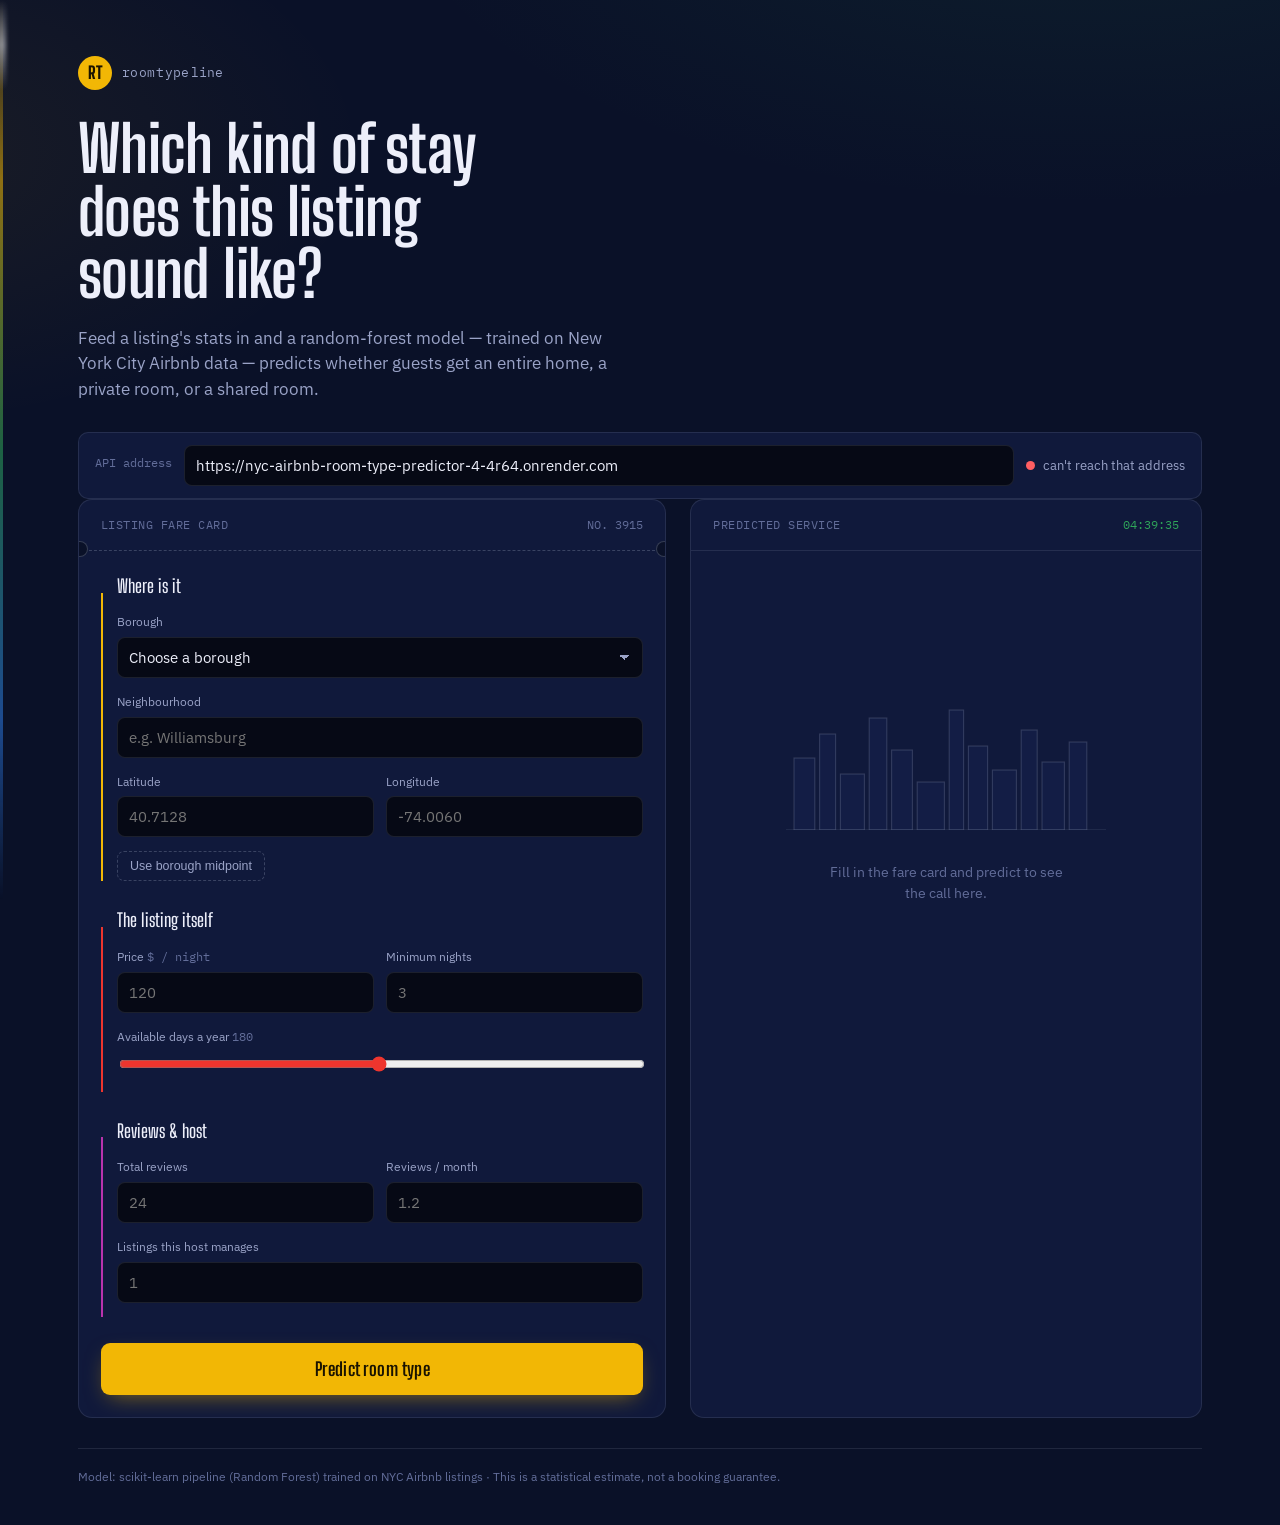
<file: index.html>
<!DOCTYPE html>
<html lang="en">
<head>
<meta charset="UTF-8" />
<meta name="viewport" content="width=device-width, initial-scale=1.0" />
<title>Room Type Predictor · NYC Airbnb</title>
<link rel="preconnect" href="https://fonts.googleapis.com">
<link rel="preconnect" href="https://fonts.gstatic.com" crossorigin>
<link href="https://fonts.googleapis.com/css2?family=Big+Shoulders+Display:wght@600;700;800&family=IBM+Plex+Sans:wght@400;500;600&family=IBM+Plex+Mono:wght@400;500&display=swap" rel="stylesheet">
<link rel="stylesheet" href="style (3).css" />
</head>
<body>

<div class="rail" aria-hidden="true"></div>

<div class="wrap">

  <!-- ============ HEADER / HERO ============ -->
  <header class="hero">
    <div class="wordmark">
      <span class="wordmark-badge">RT</span>
      <span class="wordmark-text">room&#8202;type&#8202;line</span>
    </div>

    <h1 class="headline">
      Which kind of stay<br>does this listing sound like?
    </h1>
    <p class="subhead">
      Feed a listing's stats in and a random-forest model — trained on New York City Airbnb
      data — predicts whether guests get an entire home, a private room, or a shared room.
    </p>

    <div class="api-row">
      <label for="apiBase">API address</label>
      <input id="apiBase" type="text" value="https://nyc-airbnb-room-type-predictor-4-4r64.onrender.com" autocomplete="off" spellcheck="false" />
      <div class="status" id="apiStatus" data-state="checking">
        <span class="dot"></span>
        <span class="status-text">checking&nbsp;service&hellip;</span>
      </div>
    </div>
  </header>

  <!-- ============ MAIN GRID ============ -->
  <main class="grid">

    <!-- ---------- FORM: the "fare card" ---------- -->
    <section class="card fare-card" aria-labelledby="formTitle">
      <div class="fare-top">
        <span class="fare-eyebrow">LISTING FARE CARD</span>
        <span class="fare-id" id="fareId">NO. 0000</span>
      </div>

      <form id="predictForm" novalidate>

        <!-- GROUP 1: LOCATION -->
        <fieldset class="group group--loc">
          <legend>Where is it</legend>

          <div class="field">
            <label for="neighbourhood_group">Borough</label>
            <select id="neighbourhood_group" name="neighbourhood_group" required>
              <option value="" disabled selected>Choose a borough</option>
              <option value="Manhattan">Manhattan</option>
              <option value="Brooklyn">Brooklyn</option>
              <option value="Queens">Queens</option>
              <option value="Bronx">Bronx</option>
              <option value="Staten Island">Staten Island</option>
            </select>
          </div>

          <div class="field">
            <label for="neighbourhood">Neighbourhood</label>
            <input id="neighbourhood" name="neighbourhood" type="text" placeholder="e.g. Williamsburg" list="neighbourhoodList" required autocomplete="off" />
            <datalist id="neighbourhoodList"></datalist>
          </div>

          <div class="field-pair">
            <div class="field">
              <label for="latitude">Latitude</label>
              <input id="latitude" name="latitude" type="number" step="0.000001" min="-90" max="90" placeholder="40.7128" required />
            </div>
            <div class="field">
              <label for="longitude">Longitude</label>
              <input id="longitude" name="longitude" type="number" step="0.000001" min="-180" max="180" placeholder="-74.0060" required />
            </div>
          </div>
          <button type="button" class="ghost-btn" id="useNycCenter">Use borough midpoint</button>
        </fieldset>

        <!-- GROUP 2: LISTING DETAILS -->
        <fieldset class="group group--listing">
          <legend>The listing itself</legend>

          <div class="field-pair">
            <div class="field">
              <label for="price">Price <span class="unit">$ / night</span></label>
              <input id="price" name="price" type="number" step="1" min="1" placeholder="120" required />
            </div>
            <div class="field">
              <label for="minimum_nights">Minimum nights</label>
              <input id="minimum_nights" name="minimum_nights" type="number" step="1" min="1" max="365" placeholder="3" required />
            </div>
          </div>

          <div class="field">
            <label for="availability_365">
              Available days a year
              <span class="unit" id="availOut">180</span>
            </label>
            <input id="availability_365" name="availability_365" type="range" min="0" max="365" value="180" required />
          </div>
        </fieldset>

        <!-- GROUP 3: HOST & ENGAGEMENT -->
        <fieldset class="group group--host">
          <legend>Reviews &amp; host</legend>

          <div class="field-pair">
            <div class="field">
              <label for="number_of_reviews">Total reviews</label>
              <input id="number_of_reviews" name="number_of_reviews" type="number" step="1" min="0" placeholder="24" required />
            </div>
            <div class="field">
              <label for="reviews_per_month">Reviews / month</label>
              <input id="reviews_per_month" name="reviews_per_month" type="number" step="0.01" min="0" placeholder="1.2" required />
            </div>
          </div>

          <div class="field">
            <label for="calculated_host_listings_count">Listings this host manages</label>
            <input id="calculated_host_listings_count" name="calculated_host_listings_count" type="number" step="1" min="0" placeholder="1" required />
          </div>
        </fieldset>

        <div class="alert" id="formAlert" role="alert" hidden></div>

        <button type="submit" class="predict-btn" id="predictBtn">
          <span class="predict-btn-label">Predict room type</span>
          <span class="predict-btn-spinner" aria-hidden="true"></span>
        </button>
      </form>
    </section>

    <!-- ---------- RESULT: the "departure board" ---------- -->
    <section class="card board-card" aria-live="polite">
      <div class="board-top">
        <span class="board-eyebrow">PREDICTED SERVICE</span>
        <span class="board-clock" id="boardClock">--:--:--</span>
      </div>

      <div class="board-body" id="boardEmpty">
        <svg class="skyline" viewBox="0 0 400 160" aria-hidden="true">
          <rect x="10"  y="70"  width="26" height="90" />
          <rect x="42"  y="40"  width="20" height="120" />
          <rect x="68"  y="90"  width="30" height="70" />
          <rect x="104" y="20"  width="22" height="140" />
          <rect x="132" y="60"  width="26" height="100" />
          <rect x="164" y="100" width="34" height="60" />
          <rect x="204" y="10"  width="18" height="150" />
          <rect x="228" y="55"  width="24" height="105" />
          <rect x="258" y="85"  width="30" height="75" />
          <rect x="294" y="35"  width="20" height="125" />
          <rect x="320" y="75"  width="28" height="85" />
          <rect x="354" y="50"  width="22" height="110" />
          <line x1="0" y1="160" x2="400" y2="160" />
        </svg>
        <p>Fill in the fare card and predict to see the call here.</p>
      </div>

      <div class="board-body board-result" id="boardResult" hidden>
        <div class="flap-row" id="flapRow" aria-label="Predicted room type"></div>

        <div class="prob-list" id="probList"></div>

        <p class="confidence-note" id="confidenceNote"></p>
      </div>
    </section>

  </main>

  <footer class="footnote">
    <p>Model: scikit&#8209;learn pipeline (Random&nbsp;Forest) trained on NYC Airbnb listings &middot; This is a statistical estimate, not a booking guarantee.</p>
  </footer>

</div>

<div class="toast" id="toast" role="status"></div>

<script src="script (1).js"></script>
</body>
</html>
</file>
<file: style (3).css>
/* ==========================================================================
   TOKENS
   ========================================================================== */
:root {
  --bg:        #0A1128;
  --bg-deep:   #060915;
  --surface:   #10193B;
  --surface-2: #141F49;
  --line:      rgba(226, 232, 255, 0.10);
  --line-strong: rgba(226, 232, 255, 0.20);

  --ink:       #EDEFFA;
  --ink-dim:   #9AA3C7;
  --ink-faint: #626D99;

  --taxi:      #F2B705;   /* location group */
  --line-red:  #EE352E;   /* listing group  */
  --line-purp: #B933AD;   /* host group     */

  --home:      #2FA65A;   /* entire home/apt */
  --private:   #2E7BE4;   /* private room    */
  --shared:    #F0782E;   /* shared room     */

  --danger:    #FF5E62;

  --font-display: "Big Shoulders Display", sans-serif;
  --font-body:    "IBM Plex Sans", sans-serif;
  --font-mono:    "IBM Plex Mono", monospace;

  --radius: 10px;
}

* { box-sizing: border-box; }

html { color-scheme: dark; }

body {
  margin: 0;
  background:
    radial-gradient(1200px 600px at 85% -10%, rgba(47, 166, 90, 0.10), transparent 60%),
    radial-gradient(900px 500px at -10% 10%, rgba(242, 183, 5, 0.07), transparent 55%),
    var(--bg);
  color: var(--ink);
  font-family: var(--font-body);
  line-height: 1.5;
  -webkit-font-smoothing: antialiased;
}

@media (prefers-reduced-motion: reduce) {
  *, *::before, *::after {
    animation-duration: 0.001ms !important;
    animation-iteration-count: 1 !important;
    transition-duration: 0.001ms !important;
    scroll-behavior: auto !important;
  }
}

/* a single thin animated "train line" running down the left edge of the
   viewport — the one deliberate ambient motion on the page */
.rail {
  position: fixed;
  top: 0; left: 0; bottom: 0;
  width: 3px;
  background: linear-gradient(180deg, transparent, var(--taxi) 20%, var(--home) 50%, var(--private) 80%, transparent);
  opacity: 0.55;
  z-index: 0;
}
.rail::after {
  content: "";
  position: absolute;
  left: -3px; width: 9px; height: 90px;
  background: linear-gradient(180deg, transparent, rgba(255,255,255,0.9), transparent);
  filter: blur(2px);
  animation: railRun 5.5s ease-in-out infinite;
}
@keyframes railRun {
  0%   { top: -10%; opacity: 0; }
  10%  { opacity: .8; }
  50%  { top: 55%; opacity: .8; }
  90%  { opacity: 0; }
  100% { top: 110%; opacity: 0; }
}

.wrap {
  position: relative;
  z-index: 1;
  max-width: 1180px;
  margin: 0 auto;
  padding: 56px 28px 40px;
}

/* ==========================================================================
   HERO
   ========================================================================== */
.wordmark {
  display: inline-flex;
  align-items: center;
  gap: 10px;
  margin-bottom: 28px;
}
.wordmark-badge {
  display: inline-flex;
  align-items: center;
  justify-content: center;
  width: 34px; height: 34px;
  border-radius: 50%;
  background: var(--taxi);
  color: #1A1300;
  font-family: var(--font-display);
  font-weight: 800;
  font-size: 17px;
}
.wordmark-text {
  font-family: var(--font-mono);
  font-size: 13px;
  letter-spacing: 0.02em;
  color: var(--ink-dim);
}

.headline {
  font-family: var(--font-display);
  font-weight: 700;
  font-size: clamp(2.4rem, 5vw, 4.1rem);
  line-height: 0.98;
  letter-spacing: -0.01em;
  margin: 0 0 20px;
  max-width: 16ch;
  opacity: 0;
  transform: translateY(14px);
  animation: riseIn 0.7s cubic-bezier(.2,.8,.2,1) 0.05s forwards;
}
@keyframes riseIn {
  to { opacity: 1; transform: translateY(0); }
}

.subhead {
  font-size: 1.05rem;
  color: var(--ink-dim);
  max-width: 56ch;
  margin: 0 0 30px;
}

.api-row {
  display: flex;
  align-items: center;
  flex-wrap: wrap;
  gap: 12px;
  padding: 12px 16px;
  background: var(--surface);
  border: 1px solid var(--line);
  border-radius: var(--radius);
}
.api-row label {
  font-size: 0.78rem;
  color: var(--ink-faint);
  font-family: var(--font-mono);
  white-space: nowrap;
}
.api-row input {
  flex: 1 1 220px;
  min-width: 180px;
  background: var(--bg-deep);
  border: 1px solid var(--line);
  color: var(--ink);
  font-family: var(--font-mono);
  font-size: 0.85rem;
  padding: 8px 10px;
  border-radius: 6px;
}
.api-row input:focus-visible {
  outline: 2px solid var(--taxi);
  outline-offset: 1px;
}

.status { display: flex; align-items: center; gap: 8px; font-size: 0.8rem; color: var(--ink-dim); }
.status .dot {
  width: 9px; height: 9px; border-radius: 50%;
  background: var(--ink-faint);
  box-shadow: 0 0 0 0 rgba(0,0,0,0);
}
.status[data-state="online"] .dot  { background: var(--home); animation: pulseDot 1.8s ease-in-out infinite; }
.status[data-state="offline"] .dot { background: var(--danger); }
.status[data-state="checking"] .dot { background: var(--taxi); animation: pulseDot 1s ease-in-out infinite; }
@keyframes pulseDot {
  0%, 100% { box-shadow: 0 0 0 0 currentColor; }
  50% { box-shadow: 0 0 0 5px transparent; }
}

/* ==========================================================================
   LAYOUT / CARDS
   ========================================================================== */
.grid {
  display: grid;
  grid-template-columns: minmax(0, 1.15fr) minmax(0, 1fr);
  gap: 24px;
  align-items: start;
}
@media (max-width: 880px) {
  .grid { grid-template-columns: 1fr; }
}

.card {
  background: var(--surface);
  border: 1px solid var(--line);
  border-radius: 14px;
  overflow: hidden;
}

/* ---------- fare card (form) ---------- */
.fare-card { padding: 0; }

.fare-top {
  display: flex;
  justify-content: space-between;
  align-items: center;
  padding: 16px 22px;
  border-bottom: 1px dashed var(--line-strong);
  font-family: var(--font-mono);
  font-size: 0.75rem;
  color: var(--ink-faint);
  position: relative;
}
.fare-top::before, .fare-top::after {
  content: "";
  position: absolute;
  bottom: -7px;
  width: 14px; height: 14px;
  border-radius: 50%;
  background: var(--bg);
  border: 1px solid var(--line-strong);
}
.fare-top::before { left: -7px; }
.fare-top::after { right: -7px; }
.fare-eyebrow { letter-spacing: 0.04em; }

#predictForm { padding: 22px; }

.group {
  border: none;
  margin: 0 0 26px;
  padding: 0 0 0 14px;
  border-left: 2px solid var(--line);
}
.group--loc     { border-left-color: var(--taxi); }
.group--listing { border-left-color: var(--line-red); }
.group--host    { border-left-color: var(--line-purp); }

.group legend {
  font-family: var(--font-display);
  font-weight: 600;
  font-size: 1.15rem;
  padding: 0 0 12px;
  color: var(--ink);
}

.field { margin-bottom: 14px; }
.field-pair {
  display: grid;
  grid-template-columns: 1fr 1fr;
  gap: 12px;
}

label {
  display: block;
  font-size: 0.78rem;
  color: var(--ink-dim);
  margin-bottom: 6px;
}
.unit { color: var(--ink-faint); font-family: var(--font-mono); font-size: 0.72rem; }

input[type="text"], input[type="number"], select {
  width: 100%;
  background: var(--bg-deep);
  border: 1px solid var(--line);
  color: var(--ink);
  font-family: var(--font-body);
  font-size: 0.92rem;
  padding: 10px 11px;
  border-radius: 8px;
  transition: border-color 0.15s ease, box-shadow 0.15s ease;
}
select {
  appearance: none;
  background-image: linear-gradient(45deg, transparent 50%, var(--ink-dim) 50%), linear-gradient(135deg, var(--ink-dim) 50%, transparent 50%);
  background-position: calc(100% - 18px) center, calc(100% - 13px) center;
  background-size: 5px 5px, 5px 5px;
  background-repeat: no-repeat;
}
input:focus-visible, select:focus-visible {
  outline: none;
  border-color: var(--taxi);
  box-shadow: 0 0 0 3px rgba(242, 183, 5, 0.18);
}
input:invalid:not(:placeholder-shown) { border-color: var(--danger); }

input[type="range"] {
  width: 100%;
  accent-color: var(--line-red);
  margin-top: 4px;
}

.ghost-btn {
  background: none;
  border: 1px dashed var(--line-strong);
  color: var(--ink-dim);
  font-size: 0.78rem;
  padding: 7px 12px;
  border-radius: 7px;
  cursor: pointer;
  transition: border-color 0.15s ease, color 0.15s ease;
}
.ghost-btn:hover { border-color: var(--taxi); color: var(--ink); }

.alert {
  background: repeating-linear-gradient(135deg, rgba(242,183,5,0.16), rgba(242,183,5,0.16) 10px, rgba(242,183,5,0.24) 10px, rgba(242,183,5,0.24) 20px);
  border: 1px solid var(--taxi);
  color: #FFE9A8;
  font-size: 0.85rem;
  padding: 10px 14px;
  border-radius: 8px;
  margin-bottom: 16px;
}

.predict-btn {
  width: 100%;
  position: relative;
  background: var(--taxi);
  color: #1A1300;
  border: none;
  font-family: var(--font-display);
  font-weight: 700;
  font-size: 1.15rem;
  letter-spacing: 0.01em;
  padding: 15px 20px;
  border-radius: 9px;
  cursor: pointer;
  transition: transform 0.12s ease, box-shadow 0.12s ease, background 0.15s ease;
  box-shadow: 0 8px 22px -8px rgba(242, 183, 5, 0.55);
}
.predict-btn:hover  { transform: translateY(-1px); box-shadow: 0 12px 26px -8px rgba(242, 183, 5, 0.65); }
.predict-btn:active { transform: translateY(0); }
.predict-btn:disabled { cursor: progress; opacity: 0.85; }

.predict-btn-spinner {
  display: none;
  position: absolute;
  right: 20px; top: 50%;
  width: 18px; height: 18px;
  margin-top: -9px;
  border-radius: 50%;
  border: 2.5px solid rgba(26,19,0,0.35);
  border-top-color: #1A1300;
}
.predict-btn[data-loading="true"] .predict-btn-spinner {
  display: inline-block;
  animation: spin 0.7s linear infinite;
}
.predict-btn[data-loading="true"] .predict-btn-label { opacity: 0.75; }
@keyframes spin { to { transform: rotate(360deg); } }

/* ---------- board card (result) ---------- */
.board-card { display: flex; flex-direction: column; min-height: 100%; }

.board-top {
  display: flex;
  justify-content: space-between;
  align-items: center;
  padding: 16px 22px;
  border-bottom: 1px solid var(--line);
  font-family: var(--font-mono);
  font-size: 0.75rem;
  color: var(--ink-faint);
}
.board-eyebrow { letter-spacing: 0.04em; }
.board-clock { color: var(--home); }

.board-body {
  flex: 1;
  padding: 34px 26px;
  display: flex;
  flex-direction: column;
  align-items: center;
  justify-content: center;
  text-align: center;
  gap: 16px;
}

.skyline { width: 100%; max-width: 320px; fill: none; stroke: var(--line-strong); stroke-width: 1.4; opacity: 0.8; }
.skyline rect { fill: var(--surface-2); stroke: var(--line-strong); }
.skyline line { stroke: var(--line-strong); }

#boardEmpty p { color: var(--ink-faint); font-size: 0.9rem; max-width: 30ch; }

.board-result { align-items: stretch; text-align: left; gap: 22px; }

.flap-row {
  display: flex;
  justify-content: center;
  gap: 6px;
  flex-wrap: wrap;
}
.flap {
  font-family: var(--font-display);
  font-weight: 800;
  font-size: clamp(1.5rem, 4.4vw, 2.3rem);
  color: #05130A;
  background: var(--home);
  padding: 6px 4px;
  border-radius: 5px;
  min-width: 0.85ch;
  text-align: center;
  transform-origin: center 55%;
  animation: flapIn 0.5s cubic-bezier(.2,.9,.25,1) backwards;
}
@keyframes flapIn {
  0%   { transform: rotateX(90deg); opacity: 0; }
  60%  { transform: rotateX(-12deg); opacity: 1; }
  100% { transform: rotateX(0deg); opacity: 1; }
}

.prob-list { display: flex; flex-direction: column; gap: 12px; }
.prob-row { display: grid; grid-template-columns: 128px 1fr 52px; align-items: center; gap: 10px; }
.prob-label { font-size: 0.85rem; color: var(--ink-dim); }
.prob-track {
  height: 10px;
  border-radius: 6px;
  background: var(--bg-deep);
  border: 1px solid var(--line);
  overflow: hidden;
}
.prob-fill {
  height: 100%;
  width: 0%;
  border-radius: 6px;
  transition: width 0.9s cubic-bezier(.16,.85,.2,1);
}
.prob-pct { font-family: var(--font-mono); font-size: 0.82rem; text-align: right; color: var(--ink); }

.confidence-note { font-size: 0.82rem; color: var(--ink-faint); margin: 0; }

/* ==========================================================================
   FOOTER / TOAST
   ========================================================================== */
.footnote {
  margin-top: 30px;
  padding-top: 18px;
  border-top: 1px solid var(--line);
}
.footnote p { margin: 0; font-size: 0.78rem; color: var(--ink-faint); }

.toast {
  position: fixed;
  bottom: 22px;
  left: 50%;
  transform: translate(-50%, 12px);
  background: var(--surface-2);
  border: 1px solid var(--danger);
  color: #FFD9DA;
  padding: 12px 18px;
  border-radius: 9px;
  font-size: 0.85rem;
  max-width: min(88vw, 420px);
  opacity: 0;
  pointer-events: none;
  transition: opacity 0.2s ease, transform 0.2s ease;
  z-index: 10;
  box-shadow: 0 14px 30px -10px rgba(0,0,0,0.6);
}
.toast[data-show="true"] {
  opacity: 1;
  transform: translate(-50%, 0);
}

::selection { background: var(--taxi); color: #1A1300; }
</file>
